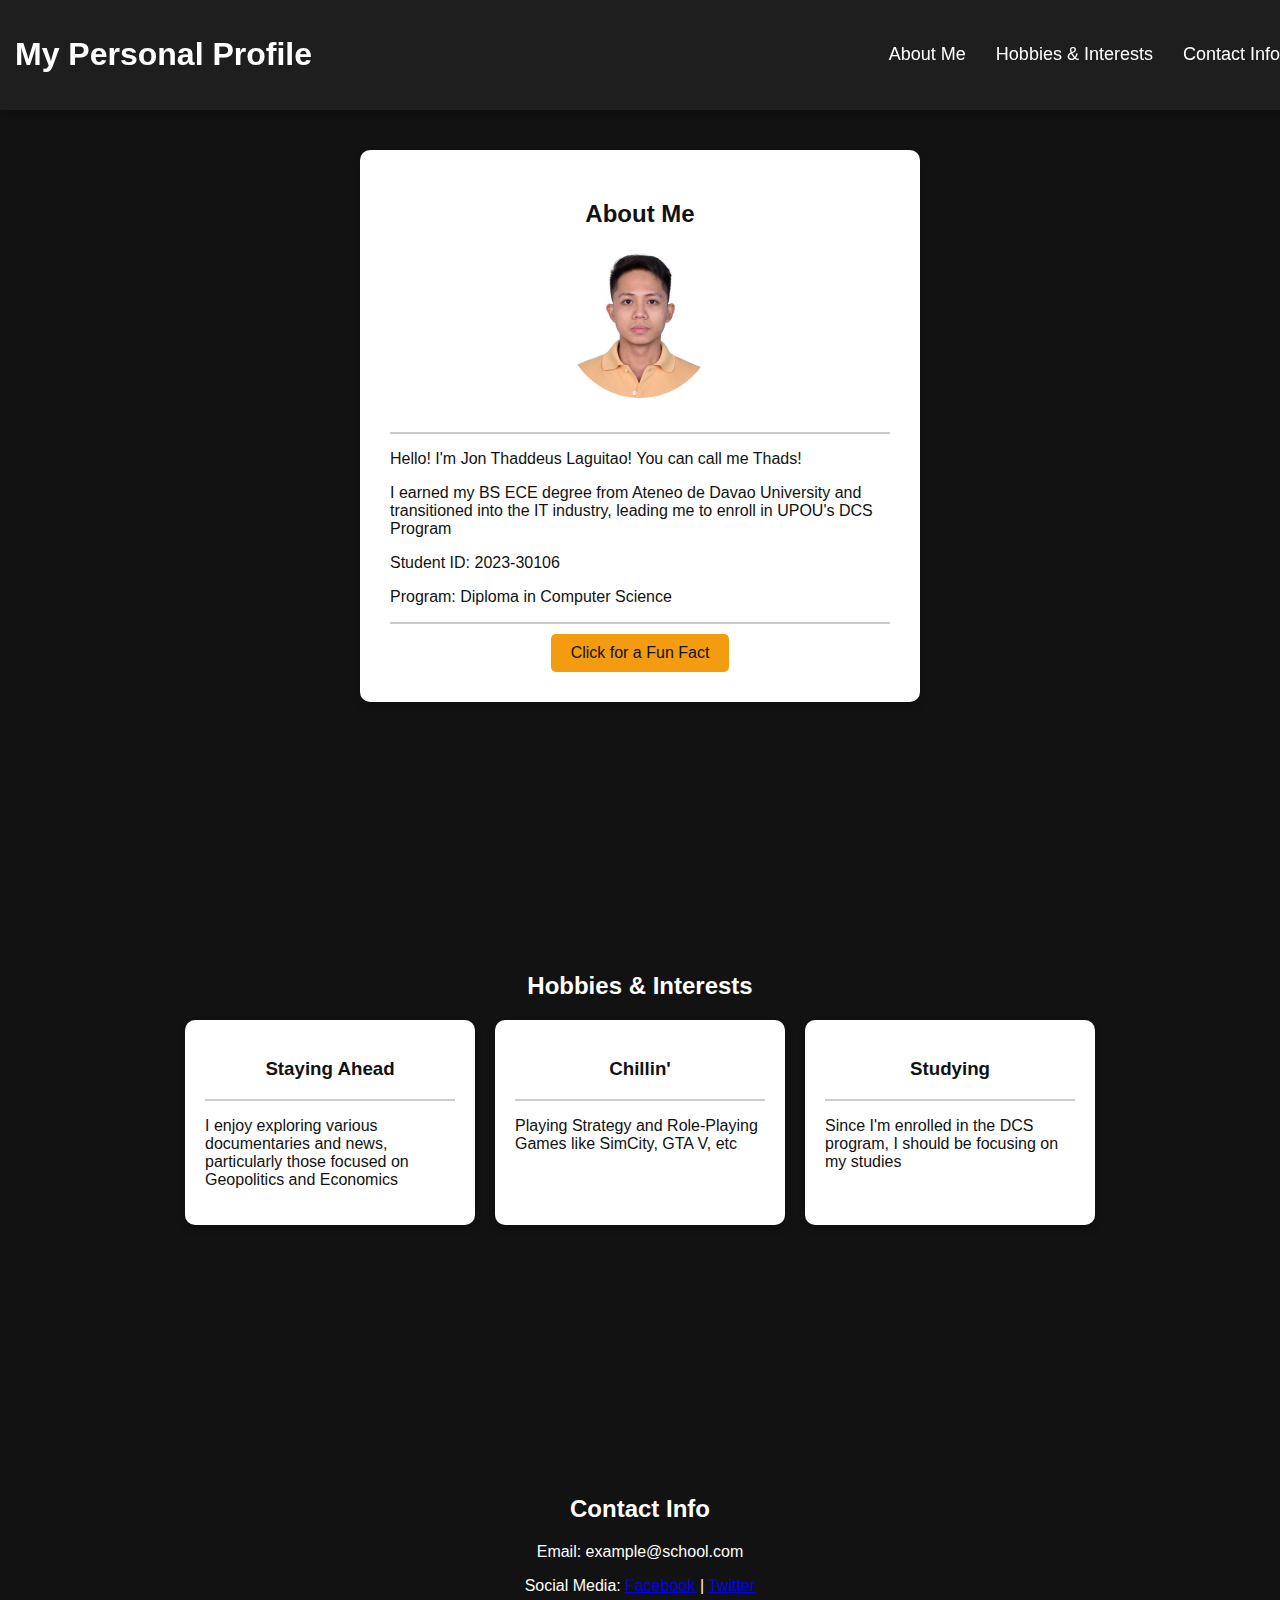
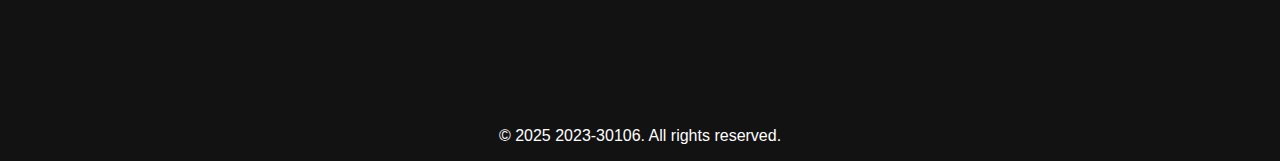
<file: index.html>
<!DOCTYPE html>
<html lang="en">
<head>
    <meta charset="utf-8">
    <meta name="viewport" content="width=device-width, initial-scale=1.0">
    <title>CMSC 207 | Laguitao | 2023-30106</title>
    <link rel="stylesheet" href="styles001.css">
    <meta name="viewport" content="width=device-width, initial-scale=1.0">
</head>
<body>
    <header>
        <h1>My Personal Profile</h1>
        <nav>
            <ul>
                <li><a href="#about">About Me</a></li>
                <li><a href="#hobbies">Hobbies & Interests</a></li>
                <li><a href="#contact">Contact Info</a></li>
            </ul>
        </nav>
    </header>
    
    <section id="about">
        <div class="card about-card">
            <h2>About Me</h2>
            <img src="picture.jpg" alt="Profile Picture" class="profile-img">
            <hr class="divider">
            <div class="about-info">
                <p>Hello! I'm Jon Thaddeus Laguitao! You can call me Thads!</p>
                <p>I earned my BS ECE degree from Ateneo de Davao University and transitioned into the IT industry, leading me to enroll in UPOU's DCS Program</p>
                <p>Student ID: 2023-30106</p>
                <p>Program: Diploma in Computer Science</p>
            </div>
            <hr class="divider">
            <button class="btn" onclick="showFunFact()">Click for a Fun Fact</button>
        </div>
    </section>
    
    <section id="hobbies">
        <h2>Hobbies & Interests</h2>
        <div class="hobby-cards">
            <div class="card">
                <h3>Staying Ahead</h3>
                <hr class="divider">
                <div class="hobby-info">
                    <p>I enjoy exploring various documentaries and news, particularly those focused on Geopolitics and Economics</p>
                </div>
            </div>
            <div class="card">
                <h3>Chillin'</h3>
                <hr class="divider">
                <div class="hobby-info">
                    <p>Playing Strategy and Role-Playing Games like SimCity, GTA V, etc</p>
                </div>
            </div>
            <div class="card">
                <h3>Studying</h3>
                <hr class="divider">
                <div class="hobby-info">
                    <p>Since I'm enrolled in the DCS program, I should be focusing on my studies</p>
                </div>
            </div>
        </div>
    </section>
    
    <section id="contact">
        <h2>Contact Info</h2>
        <p>Email: example@school.com</p>
        <p>Social Media: <a href="https://facebook.com">Facebook</a> | <a href="https://x.com">Twitter</a></p>
    </section>
    
    <footer>
        <p>&copy; 2025 2023-30106. All rights reserved.</p>
    </footer>
    
    <script src="script.js"></script>
</body>
</html>
</file>
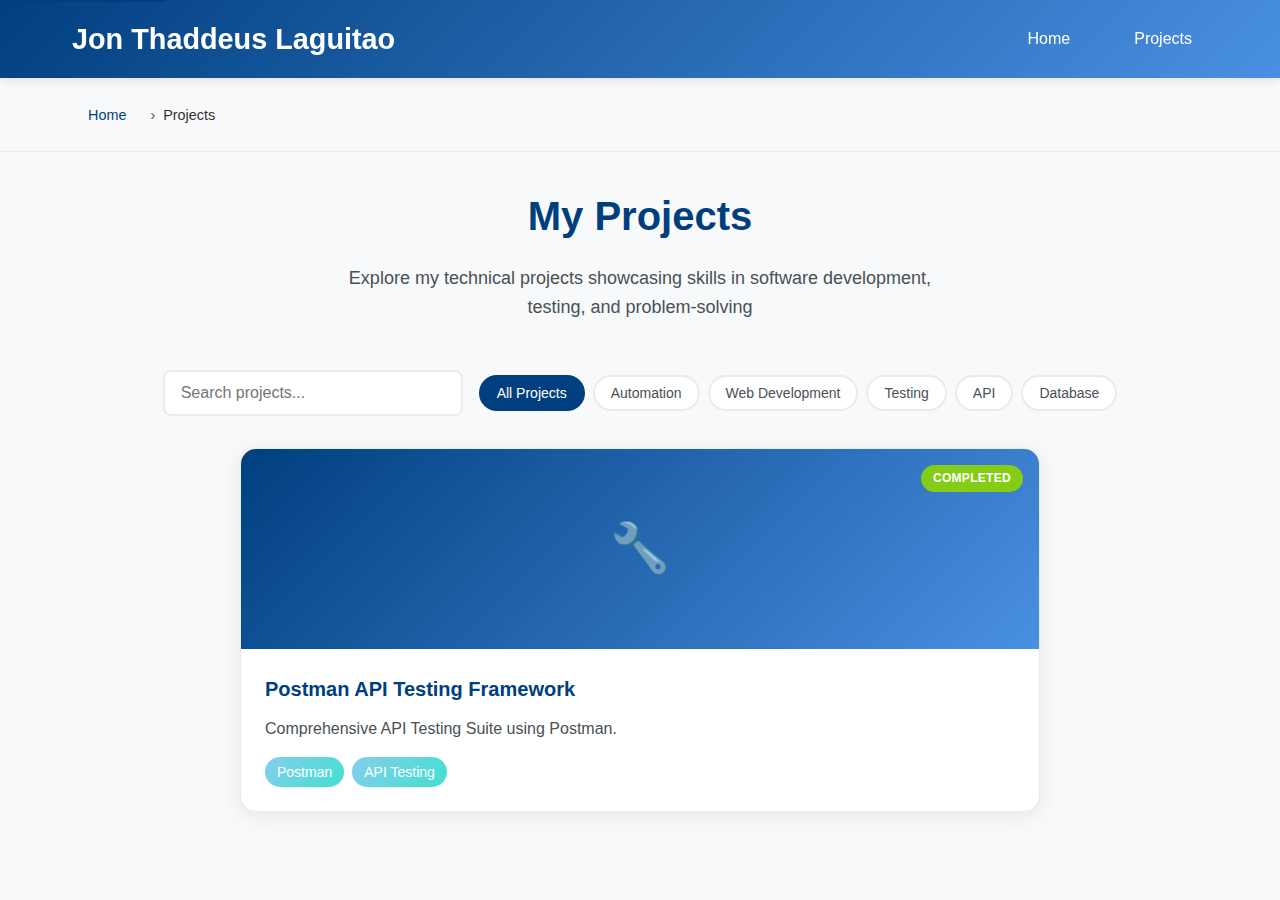
<file: projects.html>
<!DOCTYPE html>
<html lang="en">
<head>
    <meta charset="UTF-8">
    <meta name="viewport" content="width=device-width, initial-scale=1.0">
    <meta name="description" content="Projects Showcase Main Page highlighting all projects with filtering and search functionality.">
    <title>Projects</title>
    <link rel="stylesheet" href="assets/css/projects.css">
</head>
<body>
    <!-- Header -->
    <a href="#main" class="skip-link">Skip to main content</a>
    <header>
        <div class="header-container">
            <a href="index.html" class="logo" aria-label="Go to homepage">Jon Thaddeus Laguitao</a>
            <button class="hamburger" aria-label="Toggle navigation menu" aria-expanded="false" onclick="toggleMenu()">
                <span></span>
                <span></span>
                <span></span>
            </button>
            <nav role="navigation" aria-label="Main navigation">
                <ul>
                    <li><a href="index.html">Home</a></li>
                    <li><a href="projects.html" aria-current="page">Projects</a></li>
                </ul>
            </nav>
        </div>
    </header>

    <!-- Breadcrumbs -->
    <section class="breadcrumbs">
        <div class="breadcrumb-container">
            <nav class="breadcrumb-nav" aria-label="Breadcrumb">
                <a href="index.html">Home</a>
                <span class="breadcrumb-separator" aria-hidden="true">›</span>
                <span aria-current="page">Projects</span>
            </nav>
        </div>
    </section>

    <!-- Main Content -->
    <main id="main">
        <div class="container">
            <!-- Page Header -->
            <section class="page-header">
                <h1 class="page-title">My Projects</h1>
                <p class="page-subtitle">Explore my technical projects showcasing skills in software development, testing, and problem-solving</p>
            </section>

            <!-- Filter Section -->
            <section class="filter-section" role="search" aria-label="Project filters">
                <input 
                    type="text" 
                    class="search-input" 
                    placeholder="Search projects..." 
                    id="searchInput"
                    aria-label="Search projects by title or description"
                >
                <div class="filter-buttons" role="group" aria-label="Filter projects by technology">
                    <button class="filter-btn active" data-filter="all" aria-pressed="true">All Projects</button>
                    <button class="filter-btn" data-filter="automation" aria-pressed="false">Automation</button>
                    <button class="filter-btn" data-filter="web" aria-pressed="false">Web Development</button>
                    <button class="filter-btn" data-filter="testing" aria-pressed="false">Testing</button>
                    <button class="filter-btn" data-filter="api" aria-pressed="false">API</button>
                    <button class="filter-btn" data-filter="database" aria-pressed="false">Database</button>
                </div>
            </section>

            <!-- Projects Grid -->
            <section class="projects-grid" id="projectsGrid" aria-label="Project showcase">
                <!-- Postman API Testing Project -->
                <article class="project-card" 
                         data-tags="api testing postman" 
                         onclick="navigateToProject('postman-basic-api-testing')"
                         tabindex="0"
                         role="button"
                         aria-label="View Postman API Testing Framework project details">
                    <div class="project-image">
                        <div class="project-placeholder">🔧</div>
                        <span class="status-badge status-completed">Completed</span>
                    </div>
                    <div class="project-content">
                        <h2 class="project-title">Postman API Testing Framework</h2>
                        <p class="project-summary">Comprehensive API Testing Suite using Postman.</p>
                        <div class="tech-tags" aria-label="Technologies used">
                            <span class="tech-tag">Postman</span>
                            <span class="tech-tag">API Testing</span>
                        </div>
                    </div>
                </article>
            </section>

            <!-- No Results Message -->
            <div class="no-results" id="noResults" style="display: none;" aria-live="polite">
                <div class="no-results-icon">🔍</div>
                <h3>No projects found</h3>
                <p>Try adjusting your search terms or filters</p>
            </div>
        </div>
    </main>

    <script src="assets/js/projects.js"></script>
</body>
</html>
</file>
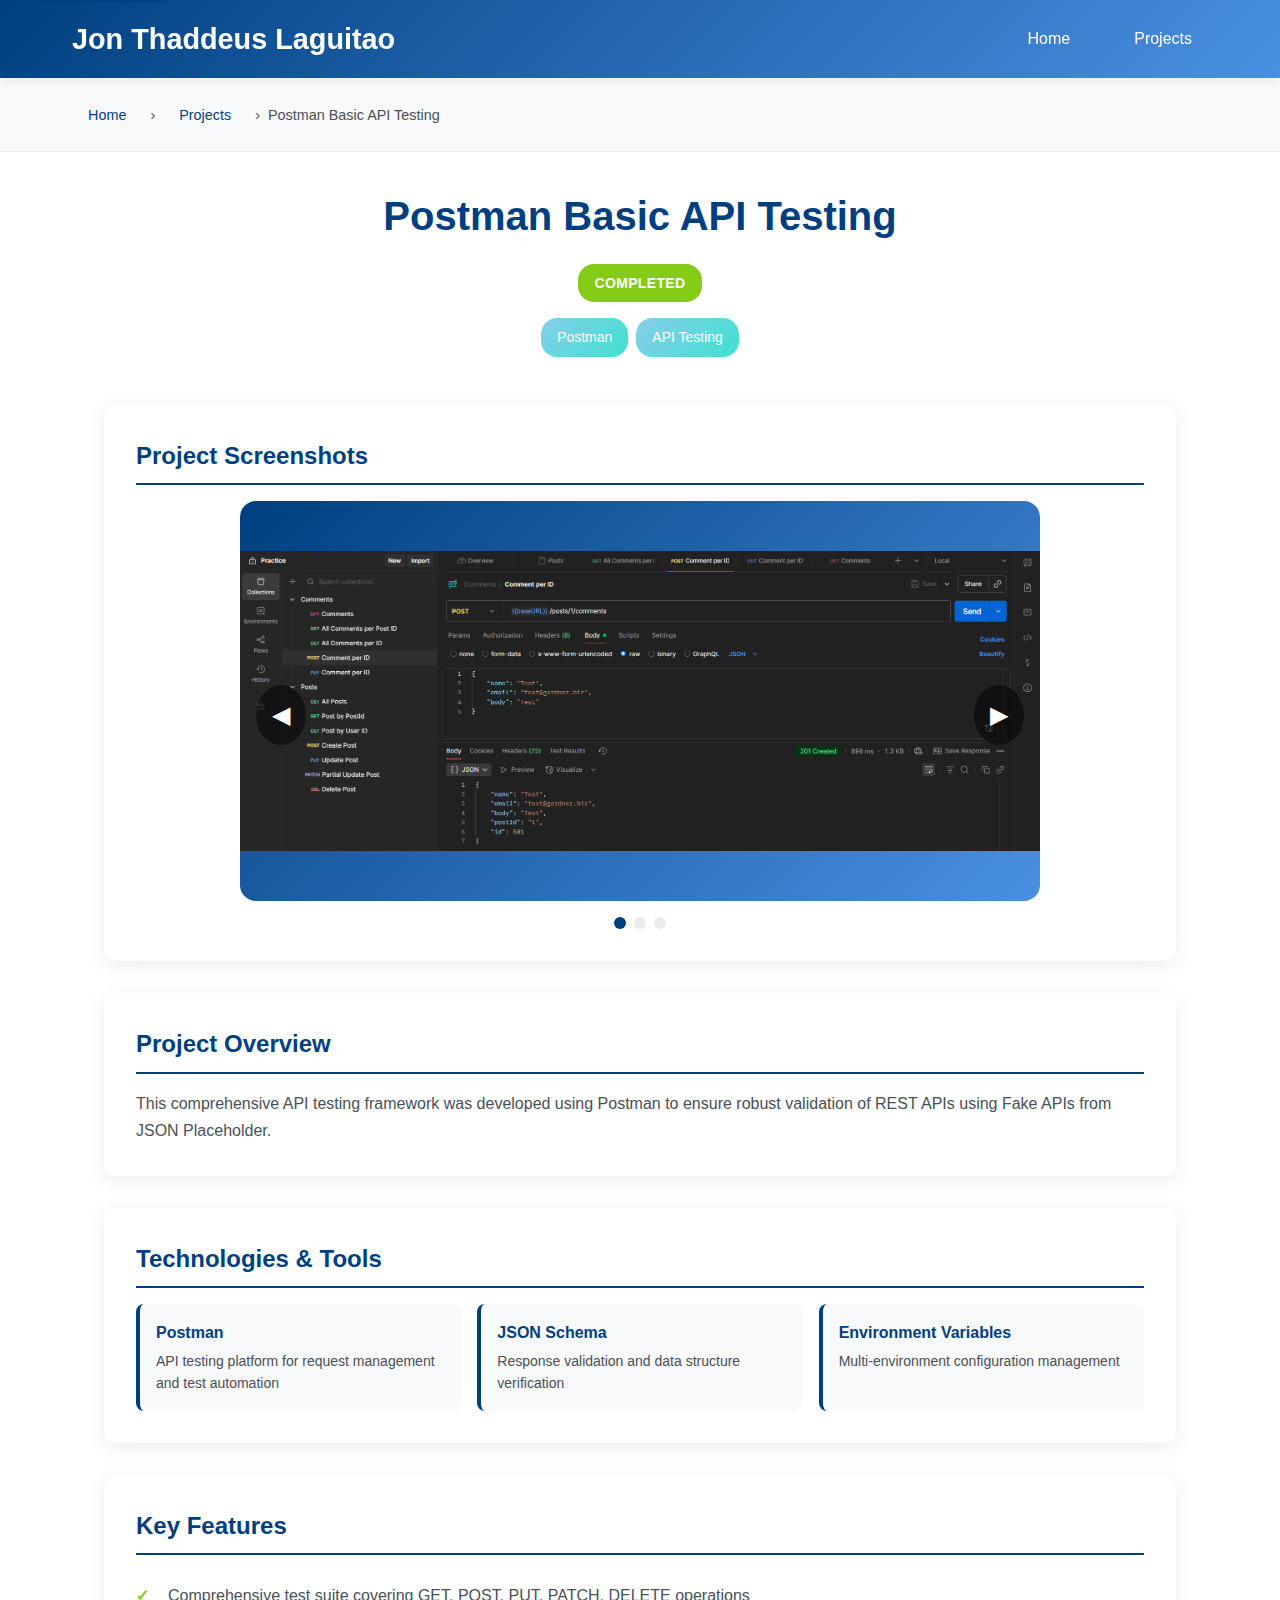
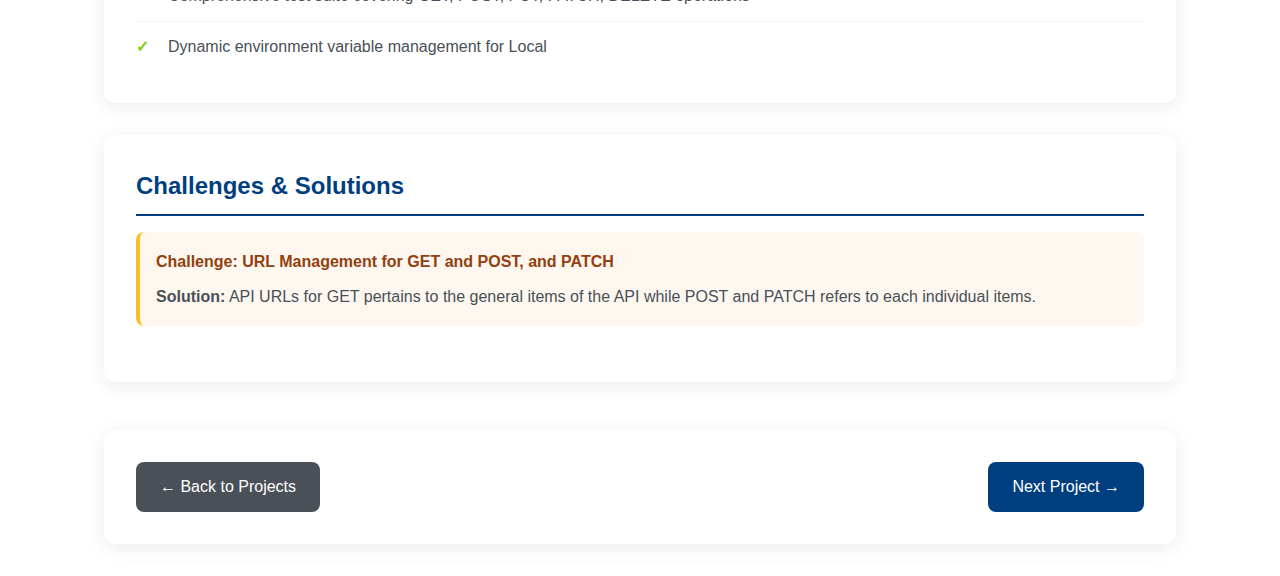
<file: projects/postman-basic-api-testing.html>
<!DOCTYPE html>
<html lang="en">
<head>
    <meta charset="UTF-8">
    <meta name="viewport" content="width=device-width, initial-scale=1.0">
    <title>Postman Basic API Testing</title>
    <meta name="description" content="API Testing using Postman and JSON Placeholder.">
    <link rel="stylesheet" href="../assets/css/project-details.css">
</head>
<body>
    <!-- Header -->
    <a href="#main" class="skip-link">Skip to main content</a>
    <header>
        <div class="header-container">
            <a href="../index.html" class="logo" aria-label="Go to homepage">Jon Thaddeus Laguitao</a>
            <button class="hamburger" aria-label="Toggle navigation menu" aria-expanded="false" onclick="toggleMenu()">
                <span></span>
                <span></span>
                <span></span>
            </button>
            <nav role="navigation" aria-label="Main navigation">
                <ul>
                    <li><a href="../index.html">Home</a></li>
                    <li><a href="../projects.html">Projects</a></li>
                </ul>
            </nav>
        </div>
    </header>

    <!-- Breadcrumbs -->
    <section class="breadcrumbs">
        <div class="breadcrumb-container">
            <nav class="breadcrumb-nav" aria-label="Breadcrumb">
                <a href="../index.html">Home</a>
                <span class="breadcrumb-separator" aria-hidden="true">›</span>
                <a href="../projects.html">Projects</a>
                <span class="breadcrumb-separator" aria-hidden="true">›</span>
                <span aria-current="page">Postman Basic API Testing</span>
            </nav>
        </div>
    </section>

    <!-- Main Content -->
    <main id="main">
        <div class="container">
            <!-- Project Header -->
            <section class="project-header">
                <h1 class="project-title">Postman Basic API Testing</h1>
                <span class="status-badge status-completed">Completed</span>
                <div class="tech-tags-header" aria-label="Technologies used in this project">
                    <span class="tech-tag">Postman</span>
                    <span class="tech-tag">API Testing</span>
                </div>
            </section>

            <!-- Image Gallery -->
            <section class="content-section image-gallery">
                <h2 class="section-title">Project Screenshots</h2>
                    <div class="gallery-container" aria-roledescription="carousel">
                        <button class="gallery-prev" aria-label="Previous image">&#9664;</button>

                        <!-- Single img element that JS updates -->
                        <img class="gallery-image" src="" alt="Project screenshot" loading="lazy" />

                        <button class="gallery-next" aria-label="Next image">&#9654;</button>

                        <!-- JS will fill this with dots -->
                        <div class="gallery-dots" role="tablist" aria-label="Image controls"></div>
                    </div>
            </section>

            <!-- Project Description -->
            <section class="content-section">
                <h2 class="section-title">Project Overview</h2>
                <div class="section-content">
                    <p>This comprehensive API testing framework was developed using Postman to ensure robust validation of REST APIs using Fake APIs from JSON Placeholder.</p>
                </div>
            </section>

            <!-- Technologies Used -->
            <section class="content-section">
                <h2 class="section-title">Technologies & Tools</h2>
                <div class="tech-grid">
                    <div class="tech-item">
                        <div class="tech-name">Postman</div>
                        <div class="tech-description">API testing platform for request management and test automation</div>
                    </div>
                    <div class="tech-item">
                        <div class="tech-name">JSON Schema</div>
                        <div class="tech-description">Response validation and data structure verification</div>
                    </div>
                    <div class="tech-item">
                        <div class="tech-name">Environment Variables</div>
                        <div class="tech-description">Multi-environment configuration management</div>
                    </div>
                </div>
            </section>

            <!-- Key Features -->
            <section class="content-section">
                <h2 class="section-title">Key Features</h2>
                <ul class="features-list">
                    <li class="feature-item">Comprehensive test suite covering GET, POST, PUT, PATCH, DELETE operations</li>
                    <li class="feature-item">Dynamic environment variable management for Local</li>
                </ul>
            </section>

            <!-- Challenges & Solutions -->
            <section class="content-section">
                <h2 class="section-title">Challenges & Solutions</h2>
                <div class="section-content">
                    <div class="challenge-item">
                        <div class="challenge-title">Challenge: URL Management for GET and POST, and PATCH</div>
                        <div class="challenge-solution">
                            <strong>Solution:</strong> API URLs for GET pertains to the general items of the API while POST and PATCH refers to each individual items.
                        </div>
                    </div>
                </div>
            </section>

            <!-- Project Navigation -->
            <section class="project-navigation">
                <a href="../projects.html" class="nav-button secondary" aria-label="Go back to all projects">
                    ← Back to Projects
                </a>
                <a href="../404.html" class="nav-button" aria-label="In Development">
                    Next Project →
                </a>
            </section>
        </div>
    </main>

    <script src="../assets/js/projects-postman-basic-api-testing.js"></script>
</body>
</html>
</file>
<file: styles001.css>
body {
    font-family: Arial, sans-serif;
    margin: 0;
    padding: 0;
    background-color: #121212;
    color: #ffffff;
    text-align: center;
}

header {
    background: #1e1e1e;
    padding: 15px;
    position: fixed;
    width: 100%;
    top: 0;
    left: 0;
    box-shadow: 0px 4px 8px rgba(0, 0, 0, 0.2);
    display: flex;
    justify-content: space-between;
    align-items: center;
    z-index: 1000;
}

/* Image */

.profile-img {
    width: 150px;
    height: 150px;
    border-radius: 50%;
    margin-bottom: 20px;
    transition: transform 0.3s;
}

.profile-img:hover {
    transform: scale(1.1);
}

nav ul {
    list-style: none;
    padding: 0;
    margin: 0;
    display: flex;
    justify-content: center;
    flex-wrap: wrap;
}

nav ul li {
    margin: 0 15px;
}

nav ul li a {
    color: #ffffff;
    text-decoration: none;
    font-size: 18px;
    transition: color 0.3s;
}

nav ul li a:hover {
    color: #f39c12;
}

section {
    padding: 100px 20px;
    margin-top: 50px;
    text-align: center;
}

.about-info {
    text-align: left;
}

.hobby-info {
    text-align: left;
}

/* Cards */

.card {
    background: #ffffff;
    color: #121212;
    padding: 20px;
    border-radius: 10px;
    box-shadow: 0px 4px 8px rgba(0, 0, 0, 0.2);
    width: 250px;
    text-align: center;
}

.hobby-cards {
    display: flex;
    justify-content: center;
    gap: 20px;
    flex-wrap: wrap;
    align-items: stretch;
}

.about-card {
    max-width: 500px;
    width: 90%;
    margin: auto;
    padding: 30px;
}

.divider {
    border: none;
    height: 2px;
    background: #ccc;
    margin: 10px 0;
}

/* Fun Fact Button */

.btn {
    background: #f39c12;
    color: #121212;
    border: none;
    padding: 10px 20px;
    font-size: 16px;
    border-radius: 5px;
    cursor: pointer;
    transition: background 0.3s;
}

.btn:hover {
    background: #e67e22;
}

@media (max-width: 768px) {
    header {
        flex-direction: column;
        align-items: center;
        padding: 10px;
    }


    nav ul {
        flex-direction: column;
        width: 100%;
        text-align: center;
    }

    nav ul li {
        margin: 10px 0;
    }
    
    section {
        padding: 60px 10px;
    }
    
    .hobby-cards {
        flex-direction: column;
        align-items: center;
    }

    .about-card {
        max-width: 95%;
        padding: 20px;
    }
}
</file>
<file: assets/css/projects.css>
* {
    margin: 0;
    padding: 0;
    box-sizing: border-box;
}

body {
    font-family: -apple-system, BlinkMacSystemFont, 'Segoe UI', Roboto, sans-serif;
    line-height: 1.6;
    color: #333;
    background-color: #f8f9fa;
}

:root {
    --professional-blue: #003f7f;
    --professional-light-blue: #4a90e2;
    --light-blue: #87ceeb;
    --accent-cyan: #40e0d0;
    --vibrant-orange: #ff6b35;
    --electric-purple: #8b5cf6;
    --lime-green: #84cc16;
    --coral-pink: #fb7185;
    --golden-yellow: #fbbf24;
    --light-gray: #f8f9fa;
    --medium-gray: #e9ecef;
    --dark-gray: #495057;
    --white: #ffffff;
}

/* Skip to main content for accessibility */
.skip-link {
    position: absolute;
    top: -40px;
    left: 6px;
    background: var(--professional-blue);
    color: white;
    padding: 8px;
    text-decoration: none;
    border-radius: 4px;
    z-index: 1000;
}

.skip-link:focus {
    top: 6px;
}

/* Header */
header {
    background: linear-gradient(135deg, var(--professional-blue), var(--professional-light-blue));
    color: white;
    padding: 1rem 0;
    position: fixed;
    width: 100%;
    top: 0;
    z-index: 100;
    box-shadow: 0 2px 10px rgba(0, 0, 0, 0.1);
}

.header-container {
    max-width: 1200px;
    margin: 0 auto;
    display: flex;
    justify-content: space-between;
    align-items: center;
    padding: 0 2rem;
    position: relative;
}

.logo {
    font-size: 1.8rem;
    font-weight: 700;
    text-decoration: none;
    color: white;
}

/* Hamburger Menu */
.hamburger {
    display: none;
    flex-direction: column;
    cursor: pointer;
    padding: 0.5rem;
    background: none;
    border: none;
    z-index: 110;
}

.hamburger span {
    width: 25px;
    height: 3px;
    background: white;
    margin: 3px 0;
    transition: 0.3s;
    border-radius: 2px;
}

.hamburger.active span:nth-child(1) {
    transform: rotate(-45deg) translate(-5px, 6px);
}

.hamburger.active span:nth-child(2) {
    opacity: 0;
}

.hamburger.active span:nth-child(3) {
    transform: rotate(45deg) translate(-5px, -6px);
}

nav ul {
    display: flex;
    list-style: none;
    gap: 2rem;
}

nav a {
    color: white;
    text-decoration: none;
    font-weight: 500;
    transition: color 0.3s ease;
    padding: 0.5rem 1rem;
    border-radius: 4px;
}

nav a:hover, nav a:focus {
    background-color: rgba(255, 255, 255, 0.1);
    outline: 2px solid transparent;
}

/* Mobile Navigation */
@media (max-width: 768px) {
    .hamburger {
        display: flex;
    }

    nav {
        position: absolute;
        top: 100%;
        left: 0;
        right: 0;
        background: linear-gradient(135deg, var(--professional-blue), var(--professional-light-blue));
        transform: translateY(-100%);
        opacity: 0;
        visibility: hidden;
        transition: all 0.3s ease;
        box-shadow: 0 4px 10px rgba(0, 0, 0, 0.1);
    }

    nav.active {
        transform: translateY(0);
        opacity: 1;
        visibility: visible;
    }

    nav ul {
        flex-direction: column;
        padding: 1rem;
        gap: 0;
    }

    nav li {
        border-bottom: 1px solid rgba(255, 255, 255, 0.1);
    }

    nav li:last-child {
        border-bottom: none;
    }

    nav a {
        display: block;
        padding: 1rem;
        width: 100%;
    }
}

/* Breadcrumbs */
.breadcrumbs {
    background-color: var(--light-gray);
    padding: 1rem 0;
    margin-top: 80px;
    border-bottom: 1px solid var(--medium-gray);
}

.breadcrumb-container {
    max-width: 1200px;
    margin: 0 auto;
    padding: 0 2rem;
}

.breadcrumb-nav {
    display: flex;
    align-items: center;
    gap: 0.5rem;
    font-size: 0.9rem;
}

.breadcrumb-nav a {
    color: var(--professional-blue);
    text-decoration: none;
    transition: color 0.3s ease;
}

.breadcrumb-nav a:hover, .breadcrumb-nav a:focus {
    text-decoration: underline;
    outline: 2px solid var(--professional-blue);
    outline-offset: 2px;
}

.breadcrumb-separator {
    color: var(--dark-gray);
}

.container {
    max-width: 1200px;
    margin: 0 auto;
    padding: 0 2rem;
}

/* Main Content */
main {
    max-width: 1200px;
    margin: 0 auto;
    padding: 2rem;
}

.page-header {
    text-align: center;
    margin-bottom: 3rem;
}

.page-title {
    font-size: 2.5rem;
    font-weight: 700;
    color: var(--professional-blue);
    margin-bottom: 1rem;
}

.page-subtitle {
    font-size: 1.125rem;
    color: var(--dark-gray);
    max-width: 600px;
    margin: 0 auto;
}

/* Filter Section */
.filter-section {
    margin-bottom: 2rem;
    display: flex;
    flex-wrap: wrap;
    gap: 1rem;
    align-items: center;
    justify-content: center;
}

.search-input {
    padding: 0.75rem 1rem;
    border: 2px solid var(--medium-gray);
    border-radius: 0.5rem;
    font-size: 1rem;
    min-width: 300px;
    transition: border-color 0.3s ease;
}

.search-input:focus {
    outline: none;
    border-color: var(--professional-blue);
}

.filter-buttons {
    display: flex;
    flex-wrap: wrap;
    gap: 0.5rem;
}

.filter-btn {
    padding: 0.5rem 1rem;
    border: 2px solid var(--medium-gray);
    background: white;
    border-radius: 2rem;
    cursor: pointer;
    transition: all 0.3s ease;
    font-size: 0.875rem;
    font-weight: 500;
    color: var(--dark-gray);
}

.filter-btn:hover,
.filter-btn.active {
    background: var(--professional-blue);
    border-color: var(--professional-blue);
    color: white;
}

/* Projects Grid */
.projects-grid {
    display: grid;
    gap: 2rem;
    max-width: 800px;
    margin: 0 auto;
}

.project-card {
    background: white;
    border-radius: 1rem;
    overflow: hidden;
    box-shadow: 0 4px 20px rgba(0, 0, 0, 0.08);
    transition: all 0.3s ease;
    cursor: pointer;
    border: 1px solid var(--medium-gray);
}

.project-card:hover {
    transform: translateY(-5px);
    box-shadow: 0 8px 30px rgba(0, 63, 127, 0.15);
}

.project-image {
    width: 100%;
    height: 200px;
    background: linear-gradient(135deg, var(--professional-blue), var(--professional-light-blue));
    display: flex;
    align-items: center;
    justify-content: center;
    position: relative;
    overflow: hidden;
}

.project-image img {
    width: 100%;
    height: 100%;
    object-fit: cover;
}

.project-placeholder {
    font-size: 3rem;
    color: white;
    opacity: 0.8;
}

.status-badge {
    position: absolute;
    top: 1rem;
    right: 1rem;
    padding: 0.25rem 0.75rem;
    border-radius: 1rem;
    font-size: 0.75rem;
    font-weight: 600;
    text-transform: uppercase;
    letter-spacing: 0.025em;
}

.status-completed {
    background: var(--lime-green);
    color: white;
}

.status-progress {
    background: var(--golden-yellow);
    color: white;
}

.status-live {
    background: var(--electric-purple);
    color: white;
}

.project-content {
    padding: 1.5rem;
}

.project-title {
    font-size: 1.25rem;
    font-weight: 700;
    color: var(--professional-blue);
    margin-bottom: 0.75rem;
}

.project-summary {
    color: var(--dark-gray);
    margin-bottom: 1rem;
    line-height: 1.5;
}

.tech-tags {
    display: flex;
    flex-wrap: wrap;
    gap: 0.5rem;
}

.tech-tag {
    background: linear-gradient(135deg, var(--light-blue), var(--accent-cyan));
    color: white;
    padding: 0.25rem 0.75rem;
    border-radius: 1rem;
    font-size: 0.875rem;
    font-weight: 500;
}

/* Responsive Design */
@media (max-width: 768px) {
    .container {
        padding: 0 1rem;
    }

    .page-title {
        font-size: 2rem;
    }

    .filter-section {
        flex-direction: column;
        align-items: stretch;
    }

    .search-input {
        min-width: auto;
        width: 100%;
    }

    .filter-buttons {
        justify-content: center;
    }

    .projects-grid {
        max-width: 100%;
    }
}

/* Accessibility */
.sr-only {
    position: absolute;
    width: 1px;
    height: 1px;
    padding: 0;
    margin: -1px;
    overflow: hidden;
    clip: rect(0, 0, 0, 0);
    white-space: nowrap;
    border: 0;
}

/* Focus styles for keyboard navigation */
.project-card:focus,
.filter-btn:focus,
.search-input:focus,
nav a:focus,
.breadcrumb-nav a:focus {
    outline: 2px solid var(--professional-blue);
    outline-offset: 2px;
}

.no-results {
    text-align: center;
    padding: 3rem;
    color: var(--dark-gray);
}

.no-results-icon {
    font-size: 3rem;
    margin-bottom: 1rem;
    opacity: 0.5;
}

/* Footer */
footer {
    background: var(--professional-blue);
    color: white;
    text-align: center;
    padding: 2rem;
    margin-top: 4rem;
}
</file>
<file: assets/css/project-details.css>
:root {
    --professional-blue: #003f7f;
    --professional-light-blue: #4a90e2;
    --light-blue: #87ceeb;
    --accent-cyan: #40e0d0;
    --vibrant-orange: #ff6b35;
    --electric-purple: #8b5cf6;
    --lime-green: #84cc16;
    --coral-pink: #fb7185;
    --golden-yellow: #fbbf24;
    --light-gray: #f8f9fa;
    --medium-gray: #e9ecef;
    --dark-gray: #495057;
    --white: #ffffff;
}

* {
    margin: 0;
    padding: 0;
    box-sizing: border-box;
}

body {
    font-family: 'Segoe UI', Tahoma, Geneva, Verdana, sans-serif;
    line-height: 1.6;
    color: var(--dark-gray);
    background-color: var(--white);
}

/* Skip to main content for accessibility */
.skip-link {
    position: absolute;
    top: -40px;
    left: 6px;
    background: var(--professional-blue);
    color: white;
    padding: 8px;
    text-decoration: none;
    border-radius: 4px;
    z-index: 1000;
}

.skip-link:focus {
    top: 6px;
}

/* Header */
header {
    background: linear-gradient(135deg, var(--professional-blue), var(--professional-light-blue));
    color: white;
    padding: 1rem 0;
    position: fixed;
    width: 100%;
    top: 0;
    z-index: 100;
    box-shadow: 0 2px 10px rgba(0, 0, 0, 0.1);
}

.header-container {
    max-width: 1200px;
    margin: 0 auto;
    display: flex;
    justify-content: space-between;
    align-items: center;
    padding: 0 2rem;
    position: relative;
}

.logo {
    font-size: 1.8rem;
    font-weight: 700;
    text-decoration: none;
    color: white;
}

/* Hamburger Menu */
.hamburger {
    display: none;
    flex-direction: column;
    cursor: pointer;
    padding: 0.5rem;
    background: none;
    border: none;
    z-index: 110;
}

.hamburger span {
    width: 25px;
    height: 3px;
    background: white;
    margin: 3px 0;
    transition: 0.3s;
    border-radius: 2px;
}

.hamburger.active span:nth-child(1) {
    transform: rotate(-45deg) translate(-5px, 6px);
}

.hamburger.active span:nth-child(2) {
    opacity: 0;
}

.hamburger.active span:nth-child(3) {
    transform: rotate(45deg) translate(-5px, -6px);
}

nav ul {
    display: flex;
    list-style: none;
    gap: 2rem;
}

nav a {
    color: white;
    text-decoration: none;
    font-weight: 500;
    transition: color 0.3s ease;
    padding: 0.5rem 1rem;
    border-radius: 4px;
}

nav a:hover, nav a:focus {
    background-color: rgba(255, 255, 255, 0.1);
    outline: 2px solid transparent;
}

/* Mobile Navigation */
@media (max-width: 768px) {
    .hamburger {
        display: flex;
    }

    nav {
        position: absolute;
        top: 100%;
        left: 0;
        right: 0;
        background: linear-gradient(135deg, var(--professional-blue), var(--professional-light-blue));
        transform: translateY(-100%);
        opacity: 0;
        visibility: hidden;
        transition: all 0.3s ease;
        box-shadow: 0 4px 10px rgba(0, 0, 0, 0.1);
        z-index: 99;
    }

    nav.active {
        transform: translateY(0);
        opacity: 1;
        visibility: visible;
    }

    nav ul {
        flex-direction: column;
        padding: 1rem;
        gap: 0;
        margin: 0;
        list-style: none;
    }

    nav li {
        border-bottom: 1px solid rgba(255, 255, 255, 0.1);
    }

    nav li:last-child {
        border-bottom: none;
    }

    nav a {
        display: block;
        padding: 1rem;
        width: 100%;
        color: white;
        text-decoration: none;
    }

    nav a:hover {
        background-color: rgba(255, 255, 255, 0.1);
    }
}

/* Breadcrumbs */
.breadcrumbs {
    background-color: var(--light-gray);
    padding: 1rem 0;
    margin-top: 80px;
    border-bottom: 1px solid var(--medium-gray);
}

.breadcrumb-container {
    max-width: 1200px;
    margin: 0 auto;
    padding: 0 2rem;
}

.breadcrumb-nav {
    display: flex;
    align-items: center;
    gap: 0.5rem;
    font-size: 0.9rem;
}

.breadcrumb-nav a {
    color: var(--professional-blue);
    text-decoration: none;
    transition: color 0.3s ease;
}

.breadcrumb-nav a:hover, .breadcrumb-nav a:focus {
    text-decoration: underline;
    outline: 2px solid var(--professional-blue);
    outline-offset: 2px;
}

.breadcrumb-separator {
    color: var(--dark-gray);
}

.container {
    max-width: 1200px;
    margin: 0 auto;
    padding: 0 2rem;
}

/* Main Content */
main {
    max-width: 1200px;
    margin: 0 auto;
    padding: 2rem;
}

.project-header {
    text-align: center;
    margin-bottom: 3rem;
}

.project-title {
    font-size: 2.5rem;
    font-weight: 700;
    color: var(--professional-blue);
    margin-bottom: 1rem;
}

.status-badge {
    display: inline-block;
    padding: 0.5rem 1rem;
    border-radius: 1rem;
    font-size: 0.875rem;
    font-weight: 600;
    text-transform: uppercase;
    letter-spacing: 0.025em;
    margin-bottom: 1rem;
}

.status-completed {
    background: var(--lime-green);
    color: white;
}

.status-progress {
    background: var(--golden-yellow);
    color: white;
}

.status-live {
    background: var(--electric-purple);
    color: white;
}

.tech-tags-header {
    display: flex;
    flex-wrap: wrap;
    gap: 0.5rem;
    justify-content: center;
    margin-bottom: 2rem;
}

.tech-tag {
    background: linear-gradient(135deg, var(--light-blue), var(--accent-cyan));
    color: white;
    padding: 0.5rem 1rem;
    border-radius: 1rem;
    font-size: 0.875rem;
    font-weight: 500;
}

/* Content Sections */
.content-section {
    background: white;
    border-radius: 12px;
    padding: 2rem;
    margin-bottom: 2rem;
    box-shadow: 0 4px 20px rgba(0, 0, 0, 0.08);
}

.section-title {
    font-size: 1.5rem;
    font-weight: 700;
    color: var(--professional-blue);
    margin-bottom: 1rem;
    border-bottom: 2px solid var(--professional-blue);
    padding-bottom: 0.5rem;
}

.section-content {
    color: var(--dark-gray);
    line-height: 1.7;
}

/* Image Gallery */
.image-gallery {
    margin-bottom: 2rem;
}

.gallery-container {
    position: relative;
    max-width: 800px;
    margin: 0 auto;
}

.gallery-image {
    width: 100%;
    height: 400px;
    object-fit: contain;
    background: linear-gradient(135deg, var(--professional-blue), var(--professional-light-blue));
    border-radius: 1rem;
    display: flex;
    align-items: center;
    justify-content: center;
    color: white;
    font-size: 4rem;
    margin-bottom: 1rem;
}

.gallery-prev,
.gallery-next {
    position: absolute;
    top: 50%;
    transform: translateY(-50%);
    background: rgba(0, 0, 0, 0.5);
    color: white;
    border: none;
    padding: 1rem;
    cursor: pointer;
    font-size: 1.5rem;
    border-radius: 50%;
    z-index: 10;
}

.gallery-prev {
    left: 1rem;
}

.gallery-next {
    right: 1rem;
}

.gallery-dots {
    display: flex;
    justify-content: center;
    gap: 0.5rem;
    margin-top: 1rem;
}

.gallery-dot {
    width: 12px;
    height: 12px;
    border-radius: 50%;
    background: var(--medium-gray);
    border: none;
    cursor: pointer;
    transition: background 0.3s ease;
}

.gallery-dot.active {
    background: var(--professional-blue);
}

/* Features List */
.features-list {
    list-style: none;
    padding: 0;
}

.feature-item {
    padding: 0.75rem 0;
    border-bottom: 1px solid #f3f4f6;
    position: relative;
    padding-left: 2rem;
}

.feature-item:before {
    content: '✓';
    position: absolute;
    left: 0;
    top: 0.75rem;
    color: var(--lime-green);
    font-weight: bold;
}

.feature-item:last-child {
    border-bottom: none;
}

/* Tech Stack Grid */
.tech-grid {
    display: grid;
    grid-template-columns: repeat(auto-fit, minmax(200px, 1fr));
    gap: 1rem;
    margin-top: 1rem;
}

.tech-item {
    background: var(--light-gray);
    padding: 1rem;
    border-radius: 0.5rem;
    border-left: 4px solid var(--professional-blue);
}

.tech-name {
    font-weight: 600;
    color: var(--professional-blue);
    margin-bottom: 0.25rem;
}

.tech-description {
    font-size: 0.875rem;
    color: var(--dark-gray);
}

/* Challenges Section */
.challenge-item {
    margin-bottom: 1.5rem;
    padding: 1rem;
    background: #fef7f0;
    border-radius: 0.5rem;
    border-left: 4px solid var(--golden-yellow);
}

.challenge-title {
    font-weight: 600;
    color: #92400e;
    margin-bottom: 0.5rem;
}

.challenge-solution {
    color: var(--dark-gray);
}

/* Navigation */
.project-navigation {
    display: flex;
    justify-content: space-between;
    align-items: center;
    margin-top: 3rem;
    padding: 2rem;
    background: white;
    border-radius: 12px;
    box-shadow: 0 4px 20px rgba(0, 0, 0, 0.08);
}

.nav-button {
    display: flex;
    align-items: center;
    gap: 0.5rem;
    padding: 0.75rem 1.5rem;
    background: var(--professional-blue);
    color: white;
    text-decoration: none;
    border-radius: 0.5rem;
    font-weight: 500;
    transition: all 0.3s ease;
}

.nav-button:hover {
    background: var(--professional-light-blue);
    transform: translateY(-2px);
}

.nav-button.secondary {
    background: var(--dark-gray);
}

.nav-button.secondary:hover {
    background: var(--professional-blue);
}

/* Footer */
footer {
    background: var(--professional-blue);
    color: white;
    text-align: center;
    padding: 2rem;
    margin-top: 4rem;
}

/* Responsive Design */
@media (max-width: 768px) {
    .container {
        padding: 0 1rem;
    }

    .project-title {
        font-size: 2rem;
    }

    .content-section {
        padding: 1.5rem;
    }

    .project-navigation {
        flex-direction: column;
        gap: 1rem;
    }

    .nav-button {
        width: 100%;
        justify-content: center;
    }

    .tech-grid {
        grid-template-columns: 1fr;
    }

    .gallery-prev,
    .gallery-next {
        padding: 0.5rem;
        font-size: 1rem;
    }
}

/* Accessibility */
.sr-only {
    position: absolute;
    width: 1px;
    height: 1px;
    padding: 0;
    margin: -1px;
    overflow: hidden;
    clip: rect(0, 0, 0, 0);
    white-space: nowrap;
    border: 0;
}

/* Focus styles for keyboard navigation */
nav a:focus,
.breadcrumb-nav a:focus,
.nav-button:focus,
.gallery-dot:focus,
.gallery-prev:focus,
.gallery-next:focus {
    outline: 2px solid var(--professional-blue);
    outline-offset: 2px;
}
</file>
